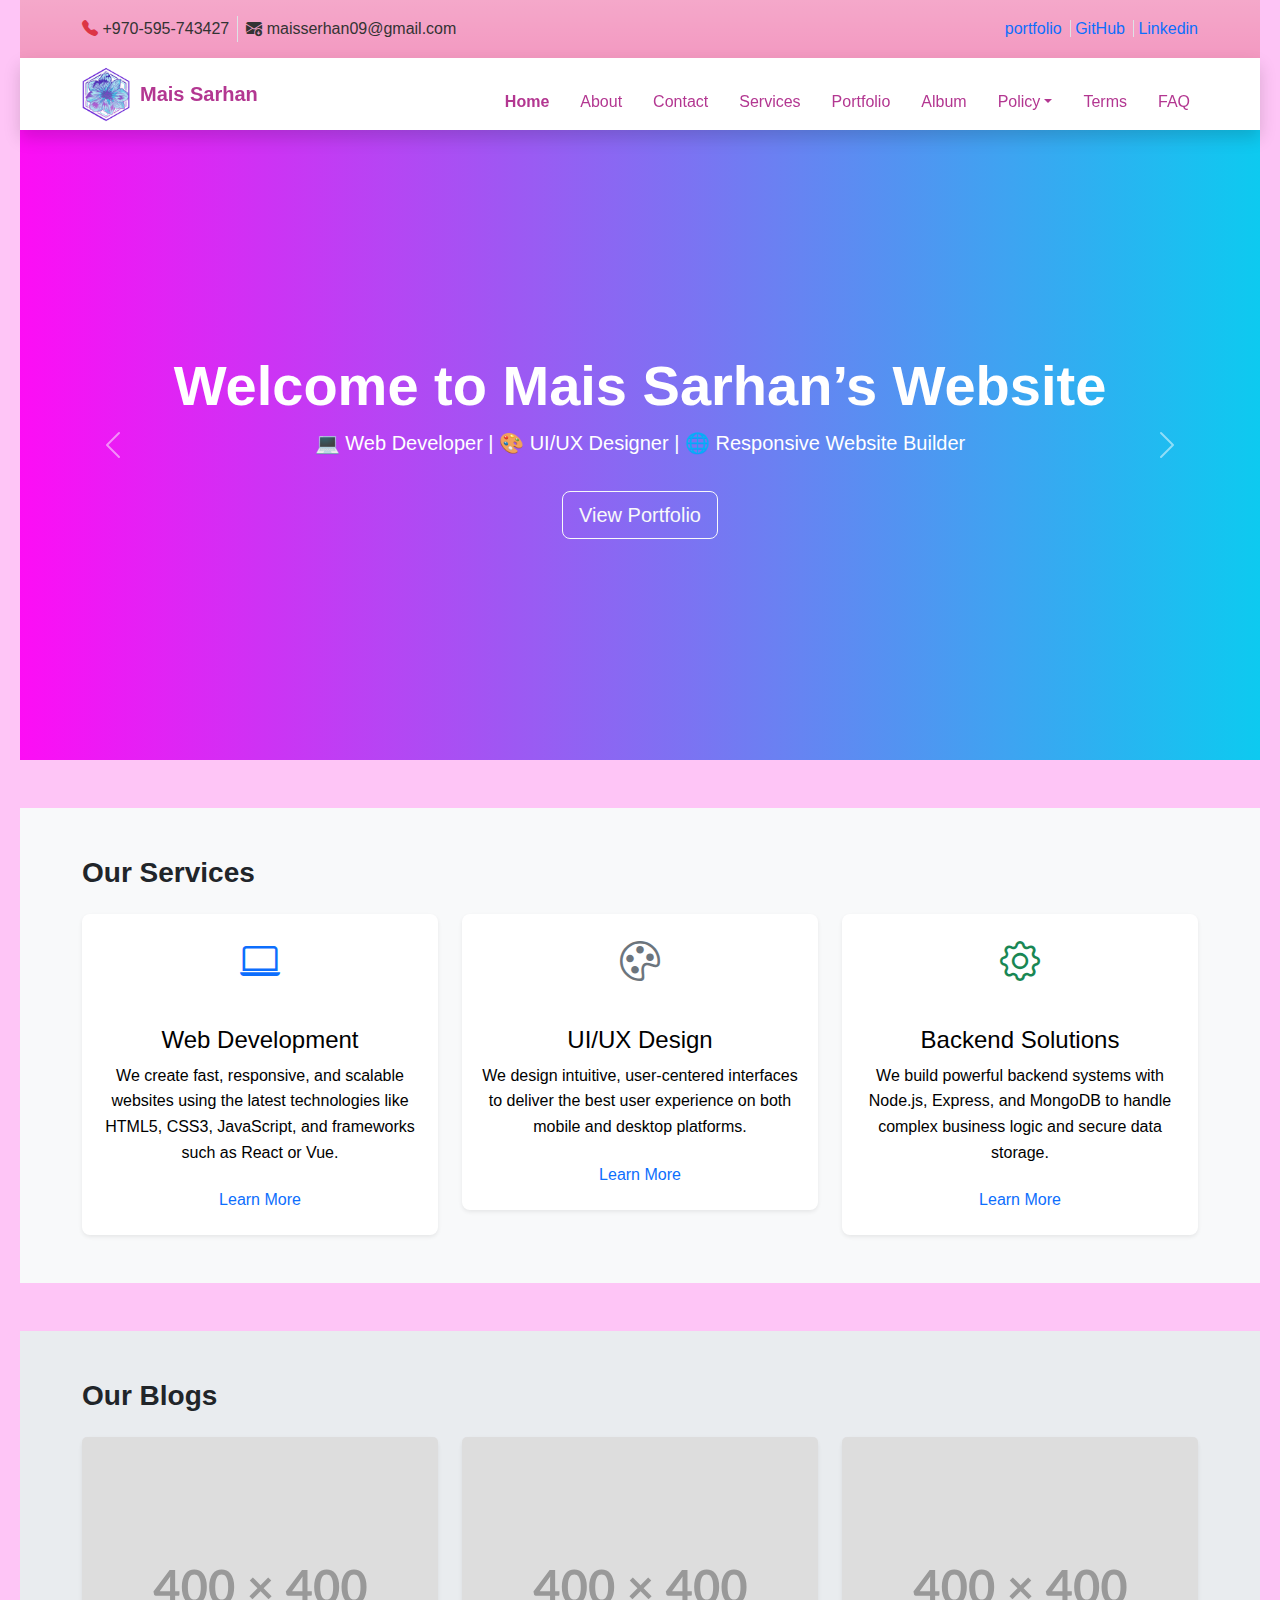
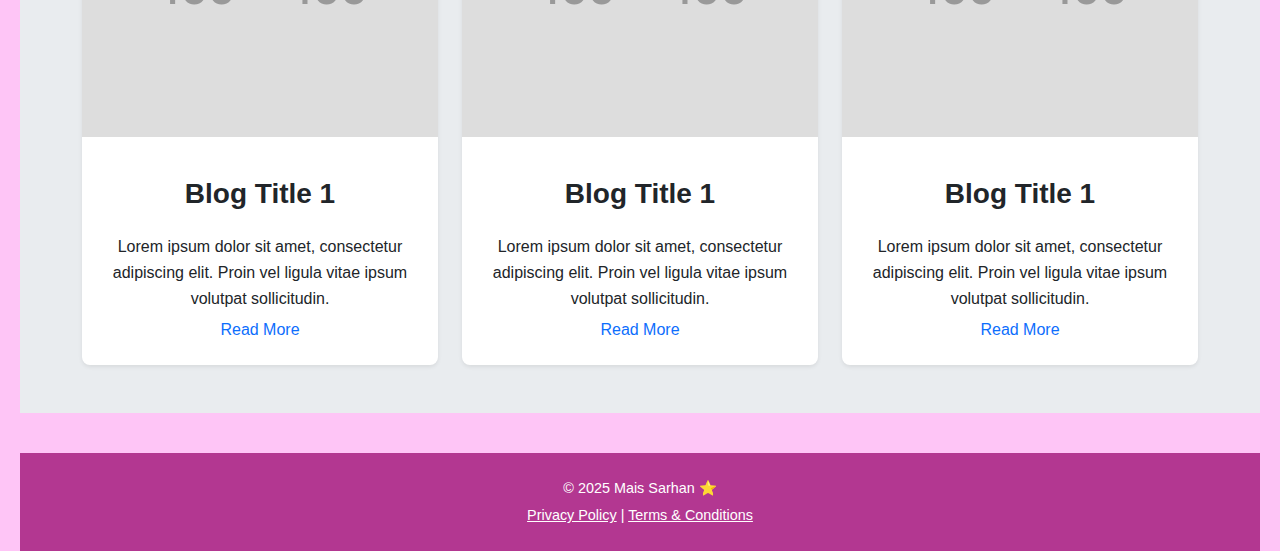
<file: index.html>
<!DOCTYPE html>
<html lang="en">
  <head>
    <meta charset="UTF-8" />
    <meta name="viewport" content="width=device-width, initial-scale=1.0" />
    <meta http-equiv="X-UA-Compatible" content="IE=edge" />
    <title>Mais Sarhan - Home</title>

    <!-- SEO Meta -->
    <meta name="description" content="Welcome to Mais Sarhan's portfolio website built with Bootstrap 5." />
    <meta name="keywords" content="Mais Sarhan, portfolio, services, contact, web developer, bootstrap website" />
    <meta name="author" content="Mais Sarhan" />

    <!-- Open Graph -->
    <meta property="og:title" content="Mais Sarhan - Web Developer" />
    <meta property="og:description" content="Explore my portfolio, services, and projects." />
    <meta property="og:type" content="website" />

    <!-- Twitter -->
    <meta name="twitter:card" content="summary_large_image" />
    <meta name="twitter:title" content="Mais Sarhan Portfolio" />
    <meta name="twitter:description" content="Explore my services and projects." />

    <!-- Favicon -->
    <link rel="icon" href="Assets/images/shorts.png" type="image/x-icon" />

    <!-- Bootstrap and Icons -->
    <link href="https://cdn.jsdelivr.net/npm/bootstrap@5.3.3/dist/css/bootstrap.min.css" rel="stylesheet" integrity="sha384-QWTKZyjpPEjISv5WaRU9OFeRpok6YctnYmDr5pNlyT2bRjXh0JMhjY6hW+ALEwIH" crossorigin="anonymous">
    <link rel="stylesheet" href="https://cdn.jsdelivr.net/npm/bootstrap-icons@1.11.3/font/bootstrap-icons.min.css">
    <link rel="stylesheet" href="Assets/css/style.css" />
  </head>
  <body>
    <!-- start top-nav section -->
    <section class="bg-danger bg-gradient py-3" style="--bs-bg-opacity: .3;"  id="top-nav">
      <div class="container">
        <div class="d-flex flex-column flex-md-row align-items-center justify-content-between w-100">
          <div class="d-flex align-items-center fw-light">
            <div class="pe-2 border-end border-end-white">
              <i class="text-danger bi bi-telephone-fill"></i>
              <span>+970-595-743427</span>
            </div>
            <div class="ms-2">
              <i class="bi bi-envelope-arrow-down-fill"></i>
              <span>maisserhan09@gmail.com</span>
            </div>
          </div>
          <div class="mt-2 mt-md-0">
            <div class="flex align-items-center">
              <a href="https://mais-sarhan.vercel.app/" class="pe-2 border-end border-end-white text-decoration-none">portfolio</a>
              <a href="https://github.com/MaisSerhan" class="pe-2 border-end border-end-white text-decoration-none">GitHub</a>
              <a href="https://www.linkedin.com/in/mais-sarhan/" class="text-decoration-none">Linkedin</a>
            </div>
          </div>
        </div>
      </div>
    </section>

    <!-- Navbar -->
    <nav class="navbar navbar-expand-lg navbar-light bg-white shadow sticky-top">
      <div class="container">
        <img src="Assets/images/shorts.png" width="50px">
        <a class="navbar-brand fw-bold" href="index.html">Mais Sarhan</a>
        <button class="navbar-toggler" type="button" data-bs-toggle="collapse" data-bs-target="#navbarNav">
          <span class="navbar-toggler-icon"></span>
        </button>
        <div class="collapse navbar-collapse text-center" id="navbarNav">
          <ul class="navbar-nav ms-auto">
            <li class="nav-item"><a class="nav-link active" href="index.html">Home</a></li>
            <li class="nav-item"><a class="nav-link" href="HTML_Page/about.html">About</a></li>
            <li class="nav-item"><a class="nav-link" href="HTML_Page/contact.html">Contact</a></li>
            <li class="nav-item"><a class="nav-link" href="HTML_Page/services.html">Services</a></li>
            <li class="nav-item"><a class="nav-link" href="HTML_Page/portfolio.html">Portfolio</a></li>
            <li class="nav-item"><a class="nav-link" href="HTML_Page/album.html">Album</a></li>
            <li class="nav-item dropdown">
              <a class="nav-link dropdown-toggle" href="#" role="button" data-bs-toggle="dropdown" aria-expanded="false">Policy</a>
              <ul class="dropdown-menu">
                <li><a class="dropdown-item" href="privacy.html">Privacy Policy</a></li>
                <li><a class="dropdown-item" href="return.html">Return Policy</a></li>
              </ul>
            </li>
            <li class="nav-item"><a class="nav-link" href="terms.html">Terms</a></li>
            <li class="nav-item"><a class="nav-link" href="HTML_Page/faq.html">FAQ</a></li>
          </ul>
        </div>
      </div>
    </nav>
    
    <div id="carouselExample" class="carousel slide">
      <div class="carousel-inner">
        <div class="carousel-item active text-white d-flex flex-column align-items-center justify-content-center" style="min-height: 70vh; background: linear-gradient(to right, #fd0df5, #0dcaf0);">
          <h1 class="display-4 fw-bold">Welcome to Mais Sarhan’s Website</h1>
          <p class="lead">💻 Web Developer | 🎨 UI/UX Designer | 🌐 Responsive Website Builder</p>
          <a href="https://mais-sarhan.vercel.app/" class="btn btn-outline-light btn-lg mt-3">View Portfolio</a>
        </div>
        <div class="carousel-item">
          <div>
            <div class="row justify-content-center">
              
              <!-- البطاقة الأولى: عني -->
              <div class="col-12 col-md-8">
                <div class="card text-center">
                  <div class="card-header bg-primary text-white"  style="background: linear-gradient(to right, #fd0df5, #0dcaf0);">
                    💼 About Me
                  </div>
                  <div class="card-body">
                    <h5 class="card-title">Mais Sarhan – Full-Stack Developer</h5>
                    <p class="card-text">
                      Passionate developer with experience in building modern web applications using 
                      <strong>JavaScript, Node.js, React, and Express</strong>. I enjoy creating user-focused, responsive, and scalable solutions.
                    </p>
                    <a href="./HTML_Page/contact.html" class="btn btn-outline-primary">Contact Me</a>
                  </div>
                  <div class="card-footer text-body-secondary">
                    Last updated: July 2025
                  </div>
                </div>
              </div>

              <!-- البطاقة الثانية: مشروع -->
              <div class="col-12 col-md-8">
                <div class="card text-center">
                  <div class="card-header bg-primary text-white"  style="background: linear-gradient(to right, #fd0df5, #0dcaf0);">
                    🚀 Featured Project
                  </div>
                  <div class="card-body">
                    <h5 class="card-title">Haven – Baby Cry Classifier App</h5>
                    <p class="card-text">
                      An AI-powered web application to help parents understand their baby's needs by classifying cry sounds. Built using <strong>Python, TensorFlow, and Flask</strong> with a modern frontend UI.
                    </p>
                    <a href="./HTML_Page/album.html" class="btn btn-outline-primary">View Project</a>
                  </div>
                  <div class="card-footer text-body-secondary">
                    Completed: June 2025
                  </div>
                </div>
              </div>

            </div>
          </div>
        </div>


      </div>
      <button class="carousel-control-prev" type="button" data-bs-target="#carouselExample" data-bs-slide="prev">
        <span class="carousel-control-prev-icon" aria-hidden="true"></span>
        <span class="visually-hidden">Previous</span>
      </button>
      <button class="carousel-control-next" type="button" data-bs-target="#carouselExample" data-bs-slide="next">
        <span class="carousel-control-next-icon" aria-hidden="true"></span>
        <span class="visually-hidden">Next</span>
      </button>
    </div>
    <!-- start hero section  -->
    <!-- end hero section  -->

    <!-- start services section  -->
    <section id="services" class="bg-light py-5 mt-5">
  <div class="container">
    <h2 class="mb-3 text-dark text-capitalize fs-3 fw-bold">Our Services</h2>
    <div class="row">

      <!-- Service 1: Web Development -->
      <div class="col-sm-12 col-md-6 col-lg-4">
        <div class="shadow-sm mt-2 mb-lg-0 border-0 rounded-3 card">
          <div class="p-3 text-center">
            <i class="bi bi-laptop fs-1 text-primary"></i>
          </div>
          <div class="text-center card-body">
            <h4 class="text-black card-title">Web Development</h4>
            <p class="text-black card-text">We create fast, responsive, and scalable websites using the latest technologies like HTML5, CSS3, JavaScript, and frameworks such as React or Vue.</p>
            <a href="#" class="text-decoration-none btn btn-link">Learn More</a>
          </div>
        </div>
      </div>

      <!-- Service 2: UI/UX Design -->
      <div class="col-sm-12 col-md-6 col-lg-4">
        <div class="shadow-sm mt-2 mb-lg-0 border-0 rounded-3 card">
          <div class="p-3 text-center">
            <i class="bi bi-palette fs-1 text-secondary"></i>
          </div>
          <div class="text-center card-body">
            <h4 class="text-black card-title">UI/UX Design</h4>
            <p class="text-black card-text">We design intuitive, user-centered interfaces to deliver the best user experience on both mobile and desktop platforms.</p>
            <a href="#" class="text-decoration-none btn btn-link">Learn More</a>
          </div>
        </div>
      </div>

      <!-- Service 3: Backend Solutions -->
      <div class="col-sm-12 col-md-6 col-lg-4">
        <div class="shadow-sm mt-2 mb-lg-0 border-0 rounded-3 card">
          <div class="p-3 text-center">
            <i class="bi bi-gear fs-1 text-success"></i>
          </div>
          <div class="text-center card-body">
            <h4 class="text-black card-title">Backend Solutions</h4>
            <p class="text-black card-text">We build powerful backend systems with Node.js, Express, and MongoDB to handle complex business logic and secure data storage.</p>
            <a href="#" class="text-decoration-none btn btn-link">Learn More</a>
          </div>
        </div>
      </div>

    </div>
  </div>
</section>

    <!-- end services section  -->

    <!-- start section blogs  -->
    <section id="blogs" class="bg-body-secondary py-5 mt-5">
      <div class="container">
        <h2 class="mb-3 text-dark text-capitalize fs-3 fw-bold">Our blogs</h2>
        <div class="row">
          <div class="col-sm-12 col-md-6 col-lg-4">
            <div class="shadow-sm mt-2 mb-lg-0 border-0 rounded-3 card">
              <img src="./Assets/images/400.svg" class="card-img-top object-fit-cover" alt="card1" style="height: 300px" />
              <div class="mt-4 text-center card-body">
                <h5 class="mb-4 card-title fw-bold fs-3">Blog Title 1</h5>
                <p class="mb-0 card-text">Lorem ipsum dolor sit amet, consectetur adipiscing elit. Proin vel ligula vitae ipsum volutpat sollicitudin.</p>
                <a href="#" class="text-decoration-none btn btn-link">Read More</a>
              </div>
            </div>
          </div>
          <div class="col-sm-12 col-md-6 col-lg-4">
            <div class="shadow-sm mt-2 mb-lg-0 border-0 rounded-3 card">
              <img src="./Assets/images/400.svg" class="card-img-top object-fit-cover" alt="card1" style="height: 300px" />
              <div class="mt-4 text-center card-body">
                <h5 class="mb-4 card-title fw-bold fs-3">Blog Title 1</h5>
                <p class="mb-0 card-text">Lorem ipsum dolor sit amet, consectetur adipiscing elit. Proin vel ligula vitae ipsum volutpat sollicitudin.</p>
                <a href="#" class="text-decoration-none btn btn-link">Read More</a>
              </div>
            </div>
          </div>
          <div class="col-sm-12 col-md-6 col-lg-4">
            <div class="shadow-sm mt-2 mb-lg-0 border-0 rounded-3 card">
              <img src="./Assets/images/400.svg" class="card-img-top object-fit-cover" alt="card1" style="height: 300px" />
              <div class="mt-4 text-center card-body">
                <h5 class="mb-4 card-title fw-bold fs-3">Blog Title 1</h5>
                <p class="mb-0 card-text">Lorem ipsum dolor sit amet, consectetur adipiscing elit. Proin vel ligula vitae ipsum volutpat sollicitudin.</p>
                <a href="#" class="text-decoration-none btn btn-link">Read More</a>
              </div>
            </div>
          </div>
        </div>
      </div>
    </section>
    <!-- end section blogs  -->

    <!-- Footer -->
    <footer class="text-white py-4 text-center">
      <div class="container">
        <p class="mb-1">&copy; 2025 Mais Sarhan ⭐️</p>
        <p class="mb-0">
          <a href="HTML_Page/privacy.html" class="text-white text-decoration-underline">Privacy Policy</a> |
          <a href="HTML_Page/terms.html" class="text-white text-decoration-underline">Terms & Conditions</a>
        </p>
      </div>
    </footer>

    <!-- Bootstrap JS -->
    <script src="https://cdn.jsdelivr.net/npm/bootstrap@5.3.3/dist/js/bootstrap.bundle.min.js"></script>
  </body>
</html>
</file>
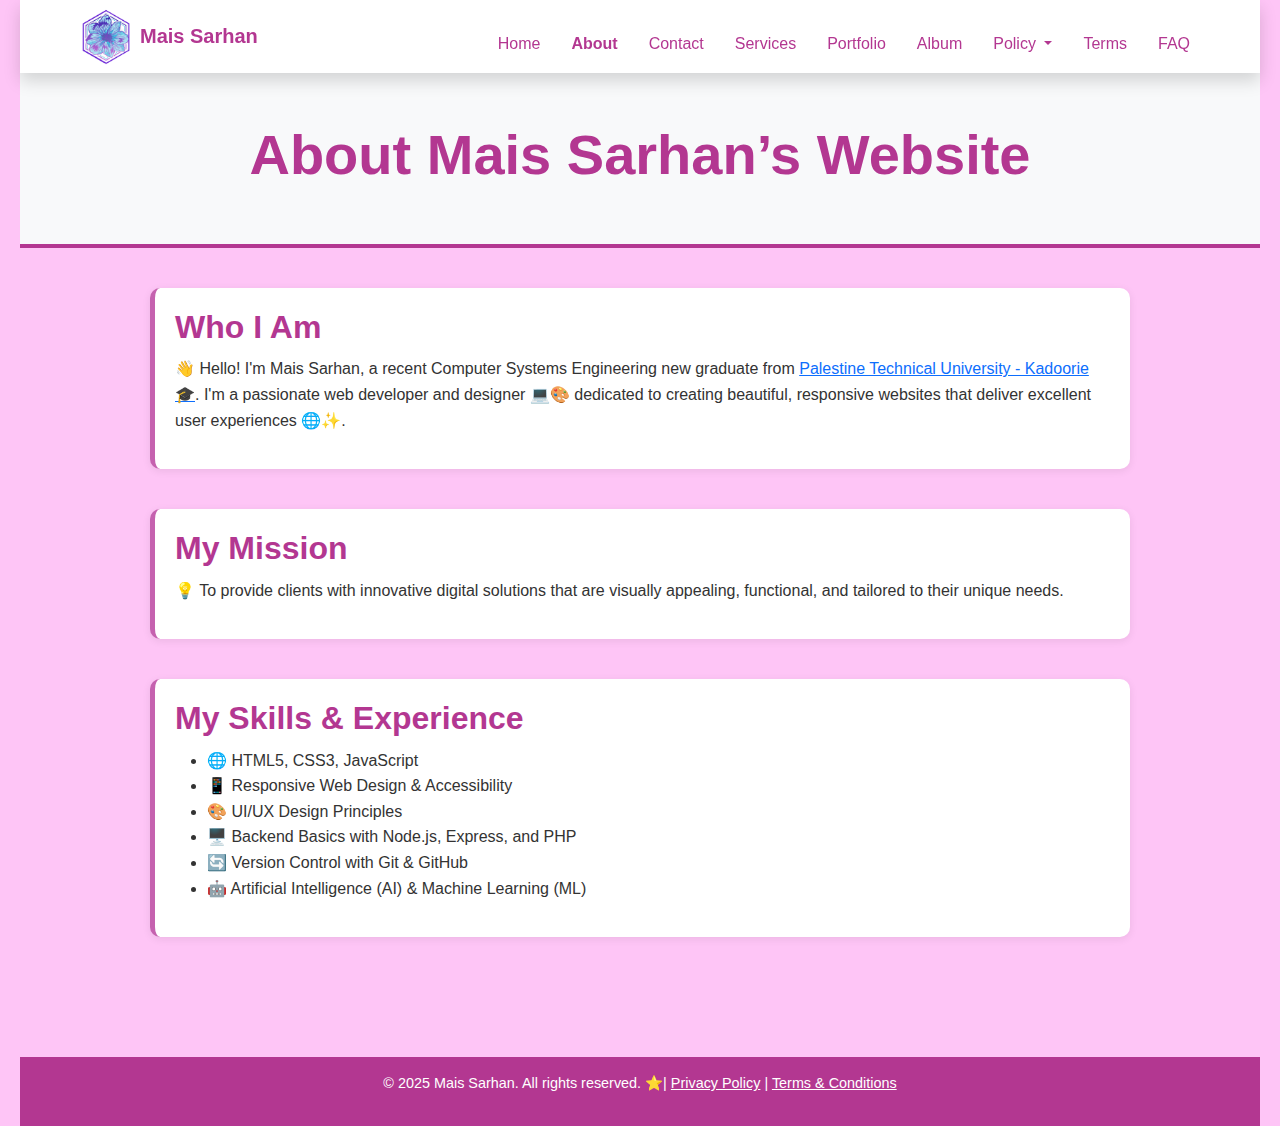
<file: HTML_Page/about.html>
<!DOCTYPE html>
<html lang="en">
<head>
    <meta charset="UTF-8" />
    <meta http-equiv="X-UA-Compatible" content="IE=edge" />
    <meta name="viewport" content="width=device-width, initial-scale=1.0" />
    
    <title>Mais Sarhan - About</title>
    
    <!-- SEO Meta -->
    <meta name="description" content="Learn more about Mais Sarhan, a professional web developer and designer." />
    <meta name="keywords" content="Mais Sarhan, about, web developer, designer, portfolio" />
    <meta name="author" content="Mais Sarhan" />
    
    <!-- Open Graph / Facebook -->
    <meta property="og:title" content="Mais Sarhan - About" />
    <meta property="og:description" content="Learn more about Mais Sarhan, a professional web developer and designer." />
    <meta property="og:type" content="website" />
    
    <!-- Twitter Card -->
    <meta name="twitter:card" content="summary_large_image" />
    <meta name="twitter:title" content="Mais Sarhan - About" />
    <meta name="twitter:description" content="Learn more about Mais Sarhan, a professional web developer and designer." />
    
    <!-- Favicon -->
    <link rel="icon" href="../Assets/images/shorts.png" type="image/x-icon" />
        <!-- Bootstrap 5 CDN -->
    <link href="https://cdn.jsdelivr.net/npm/bootstrap@5.3.3/dist/css/bootstrap.min.css" rel="stylesheet" integrity="sha384-QWTKZyjpPEjISv5WaRU9OFeRpok6YctnYmDr5pNlyT2bRjXh0JMhjY6hW+ALEwIH" crossorigin="anonymous">
    <link rel="stylesheet" href="https://cdn.jsdelivr.net/npm/bootstrap-icons@1.11.3/font/bootstrap-icons.min.css">

    <!-- Bootstrap Icons -->
    <link href="https://cdn.jsdelivr.net/npm/bootstrap-icons@1.10.5/font/bootstrap-icons.css" rel="stylesheet" />

    <!-- Bootstrap JavaScripts -->
    <script src="https://cdn.jsdelivr.net/npm/bootstrap@5.3.3/dist/js/bootstrap.bundle.min.js" integrity="sha384-YvpcrYf0tY3lHB60NNkmXc5s9fDVZLESaAA55NDzOxhy9GkcIdslK1eJ5rs+Kq/DF/oB4" crossorigin="anonymous"></script>
    <!-- Bootstrap JS -->
    <script src="https://cdn.jsdelivr.net/npm/bootstrap@5.3.3/dist/js/bootstrap.bundle.min.js"></script>  
    <link rel="stylesheet" href="../Assets/css/style.css" />
</head>
<body>
  <!-- Navbar -->
  <nav class="navbar navbar-expand-lg navbar-light bg-white shadow sticky-top">
    <div class="container">
      <img src="../Assets/images/shorts.png" width="50px">
      <a class="navbar-brand fw-bold" href="index.html">Mais Sarhan</a>
      <button class="navbar-toggler" type="button" data-bs-toggle="collapse" data-bs-target="#navbarNav">
        <span class="navbar-toggler-icon"></span>
      </button>
      <div class="collapse navbar-collapse text-center" id="navbarNav">
        <ul class="navbar-nav ms-auto">
          <li class="nav-item"><a class="nav-link" href="../index.html">Home</a></li>
          <li class="nav-item"><a class="nav-link active" href="about.html">About</a></li>
          <li class="nav-item"><a class="nav-link" href="contact.html">Contact</a></li>
          <li class="nav-item"><a class="nav-link" href="services.html">Services</a></li>
          <li class="nav-item"><a class="nav-link" href="portfolio.html">Portfolio</a></li>
          <li class="nav-item"><a class="nav-link" href="album.html">Album</a></li>
           <li class="nav-item dropdown">
          <a class="nav-link dropdown-toggle" href="#" role="button" data-bs-toggle="dropdown" aria-expanded="false">
            Policy
          </a>
          <ul class="dropdown-menu">
            <li><a class="dropdown-item" href="privacy.html">Privacy Policy</a></li>
            <li><a class="dropdown-item" href="return.html">Return Policy</a></li>
          </ul>
          </li>
          <li class="nav-item"><a class="nav-link" href="terms.html" class="active">Terms</a></li>
          <li class="nav-item"><a class="nav-link" href="faq.html">FAQ</a></li>
        </ul>
      </div>
    </div>
  </nav>
    <!-- Hero Section -->
  <header class="bg-light py-5 text-center">
    <div class="container">
      <h1 class="display-4 fw-bold">About Mais Sarhan’s Website</h1>
    </div>
  </header>

    <main>
        <section>
            <h2>Who I Am</h2>
            <p>👋 Hello! I'm Mais Sarhan, a recent Computer Systems Engineering new graduate from <a href="https://ptuk.edu.ps/ar/">Palestine Technical University - Kadoorie 🎓</a>.
                I'm a passionate web developer and designer 💻🎨 dedicated to creating beautiful, responsive websites that deliver excellent user experiences 🌐✨.</p>
        </section>

        <section>
            <h2>My Mission</h2>
            <p>💡 To provide clients with innovative digital solutions that are visually appealing, functional, and tailored to their unique needs.</p>
        </section>

        <section>
            <h2>My Skills & Experience</h2>
            <ul>
                <li>🌐 HTML5, CSS3, JavaScript</li>
                <li>📱 Responsive Web Design & Accessibility</li>
                <li>🎨 UI/UX Design Principles</li>
                <li>🖥️ Backend Basics with Node.js, Express, and PHP</li>
                <li>🔄 Version Control with Git & GitHub</li>
                <li>🤖 Artificial Intelligence (AI) & Machine Learning (ML)</li>
            </ul>
        </section>
    </main>

    <footer>
        <p>&copy; 2025 Mais Sarhan. All rights reserved. ⭐️| 
           <a href="privacy.html">Privacy Policy</a> | 
           <a href="terms.html">Terms & Conditions</a>
        </p>
    </footer>

    <script>
    function toggleMenu() {
        document.getElementById("main-nav").classList.toggle("active");
    }
    </script>

</body>
</html>
</file>
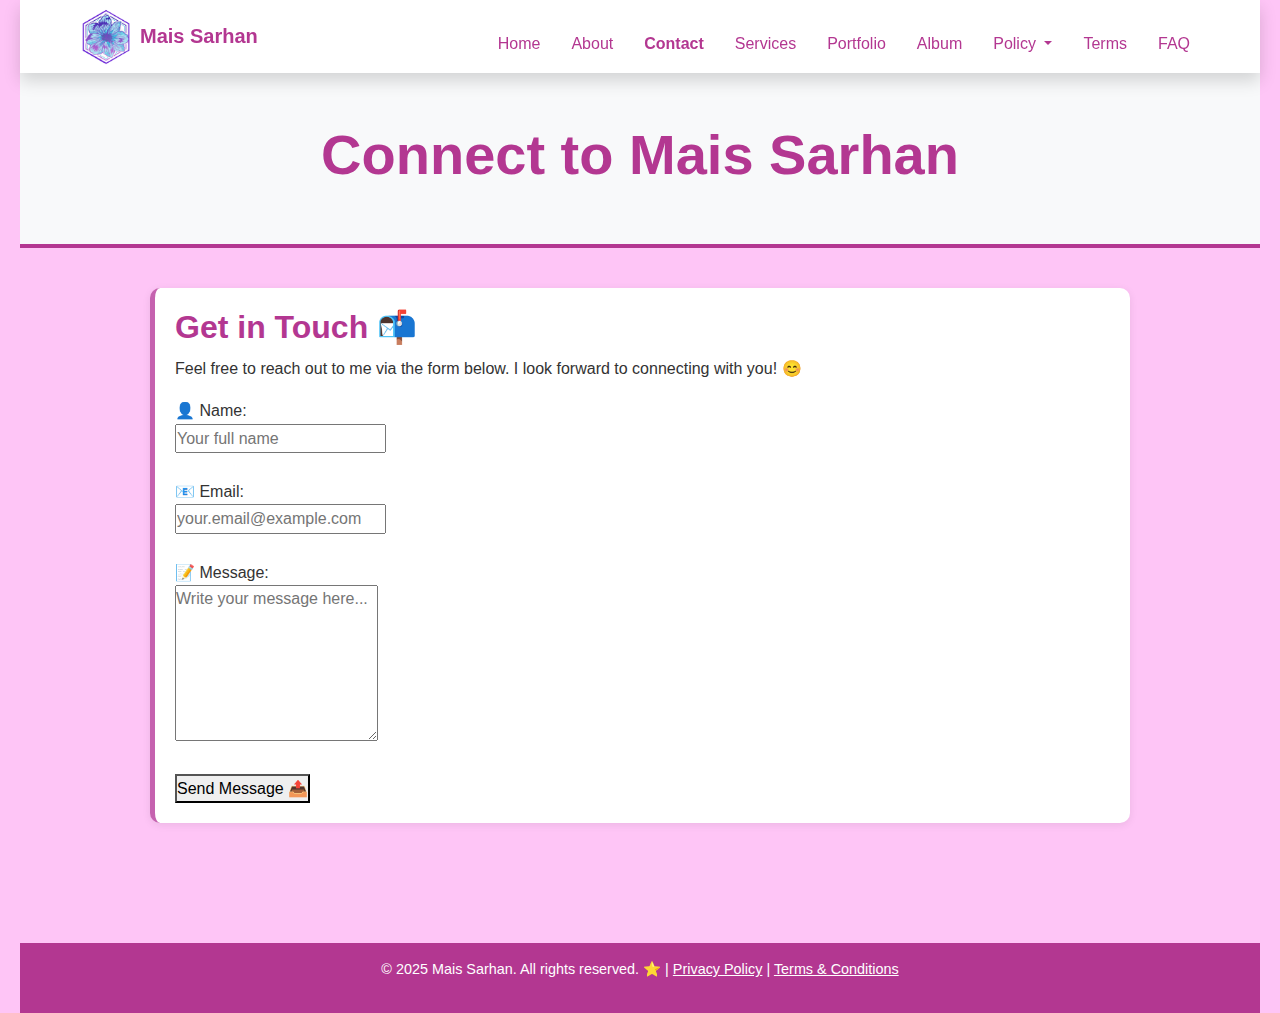
<file: HTML_Page/contact.html>
<!DOCTYPE html>
<html lang="en">
<head>
    <meta charset="UTF-8" />
    <meta http-equiv="X-UA-Compatible" content="IE=edge" />
    <meta name="viewport" content="width=device-width, initial-scale=1.0" />
    
    <title>Mais Sarhan - Contact</title>
    
    <!-- SEO Meta -->
    <meta name="description" content="Get in touch with Mais Sarhan, professional web developer and designer." />
    <meta name="keywords" content="Mais Sarhan, contact, web developer, designer, portfolio" />
    <meta name="author" content="Mais Sarhan" />
    
    <!-- Open Graph / Facebook -->
    <meta property="og:title" content="Mais Sarhan - Contact" />
    <meta property="og:description" content="Get in touch with Mais Sarhan, professional web developer and designer." />
    <meta property="og:type" content="website" />
    
    <!-- Twitter Card -->
    <meta name="twitter:card" content="summary_large_image" />
    <meta name="twitter:title" content="Mais Sarhan - Contact" />
    <meta name="twitter:description" content="Get in touch with Mais Sarhan, professional web developer and designer." />
    <!-- Bootstrap 5 CDN -->
    <link href="https://cdn.jsdelivr.net/npm/bootstrap@5.3.3/dist/css/bootstrap.min.css" rel="stylesheet" integrity="sha384-QWTKZyjpPEjISv5WaRU9OFeRpok6YctnYmDr5pNlyT2bRjXh0JMhjY6hW+ALEwIH" crossorigin="anonymous">
    <link rel="stylesheet" href="https://cdn.jsdelivr.net/npm/bootstrap-icons@1.11.3/font/bootstrap-icons.min.css">

    <!-- Bootstrap Icons -->
    <link href="https://cdn.jsdelivr.net/npm/bootstrap-icons@1.10.5/font/bootstrap-icons.css" rel="stylesheet" />

    <!-- Bootstrap JavaScripts -->
    <script src="https://cdn.jsdelivr.net/npm/bootstrap@5.3.3/dist/js/bootstrap.bundle.min.js" integrity="sha384-YvpcrYf0tY3lHB60NNkmXc5s9fDVZLESaAA55NDzOxhy9GkcIdslK1eJ5rs+Kq/DF/oB4" crossorigin="anonymous"></script>

    <!-- Favicon -->
    <link rel="icon" href="../Assets/images/shorts.png" type="image/x-icon" />
    
    <link rel="stylesheet" href="../Assets/css/style.css" />
</head>
<body>
<!-- Navbar -->
  <nav class="navbar navbar-expand-lg navbar-light bg-white shadow sticky-top">
    <div class="container">
      <img src="../Assets/images/shorts.png" width="50px">
      <a class="navbar-brand fw-bold" href="index.html">Mais Sarhan</a>
      <button class="navbar-toggler" type="button" data-bs-toggle="collapse" data-bs-target="#navbarNav">
        <span class="navbar-toggler-icon"></span>
      </button>
      <div class="collapse navbar-collapse text-center" id="navbarNav">
        <ul class="navbar-nav ms-auto">
          <li class="nav-item"><a class="nav-link" href="../index.html">Home</a></li>
          <li class="nav-item"><a class="nav-link" href="about.html">About</a></li>
          <li class="nav-item"><a class="nav-link active" href="contact.html">Contact</a></li>
          <li class="nav-item"><a class="nav-link" href="services.html">Services</a></li>
          <li class="nav-item"><a class="nav-link" href="portfolio.html">Portfolio</a></li>
          <li class="nav-item"><a class="nav-link" href="album.html">Album</a></li>
           <li class="nav-item dropdown">
          <a class="nav-link dropdown-toggle" href="#" role="button" data-bs-toggle="dropdown" aria-expanded="false">
            Policy
          </a>
          <ul class="dropdown-menu">
            <li><a class="dropdown-item" href="privacy.html">Privacy Policy</a></li>
            <li><a class="dropdown-item" href="return.html">Return Policy</a></li>
          </ul>
          </li>
          <li class="nav-item"><a class="nav-link" href="terms.html" class="active">Terms</a></li>
          <li class="nav-item"><a class="nav-link" href="faq.html">FAQ</a></li>
        </ul>
      </div>
    </div>
  </nav>
<!-- Hero Section -->
  <header class="bg-light py-5 text-center">
    <div class="container">
      <h1 class="display-4 fw-bold">Connect to Mais Sarhan</h1>
    </div>
  </header>
    <main>
        <section>
            <h2>Get in Touch 📬</h2>
            <p>Feel free to reach out to me via the form below. I look forward to connecting with you! 😊</p>
            <form action="#" method="post" id="contact-form">
                <label for="name">👤 Name:</label><br/>
                <input type="text" id="name" name="name" required placeholder="Your full name" /><br/><br/>
                
                <label for="email">📧 Email:</label><br/>
                <input type="email" id="email" name="email" required placeholder="your.email@example.com" /><br/><br/>
                
                <label for="message">📝 Message:</label><br/>
                <textarea id="message" name="message" rows="6" required placeholder="Write your message here..."></textarea><br/><br/>
                
                <button type="submit">Send Message 📤</button>
            </form>
        </section>
    </main>

    <footer>
        <p>&copy; 2025 Mais Sarhan. All rights reserved. ⭐️ | 
           <a href="privacy.html">Privacy Policy</a> | 
           <a href="terms.html">Terms & Conditions</a>
        </p>
    </footer>

    <script>
    function toggleMenu() {
        document.getElementById("main-nav").classList.toggle("active");
    }
    </script>
<!-- Bootstrap JS -->
    <script src="https://cdn.jsdelivr.net/npm/bootstrap@5.3.3/dist/js/bootstrap.bundle.min.js"></script>
</body>
</html>
</file>
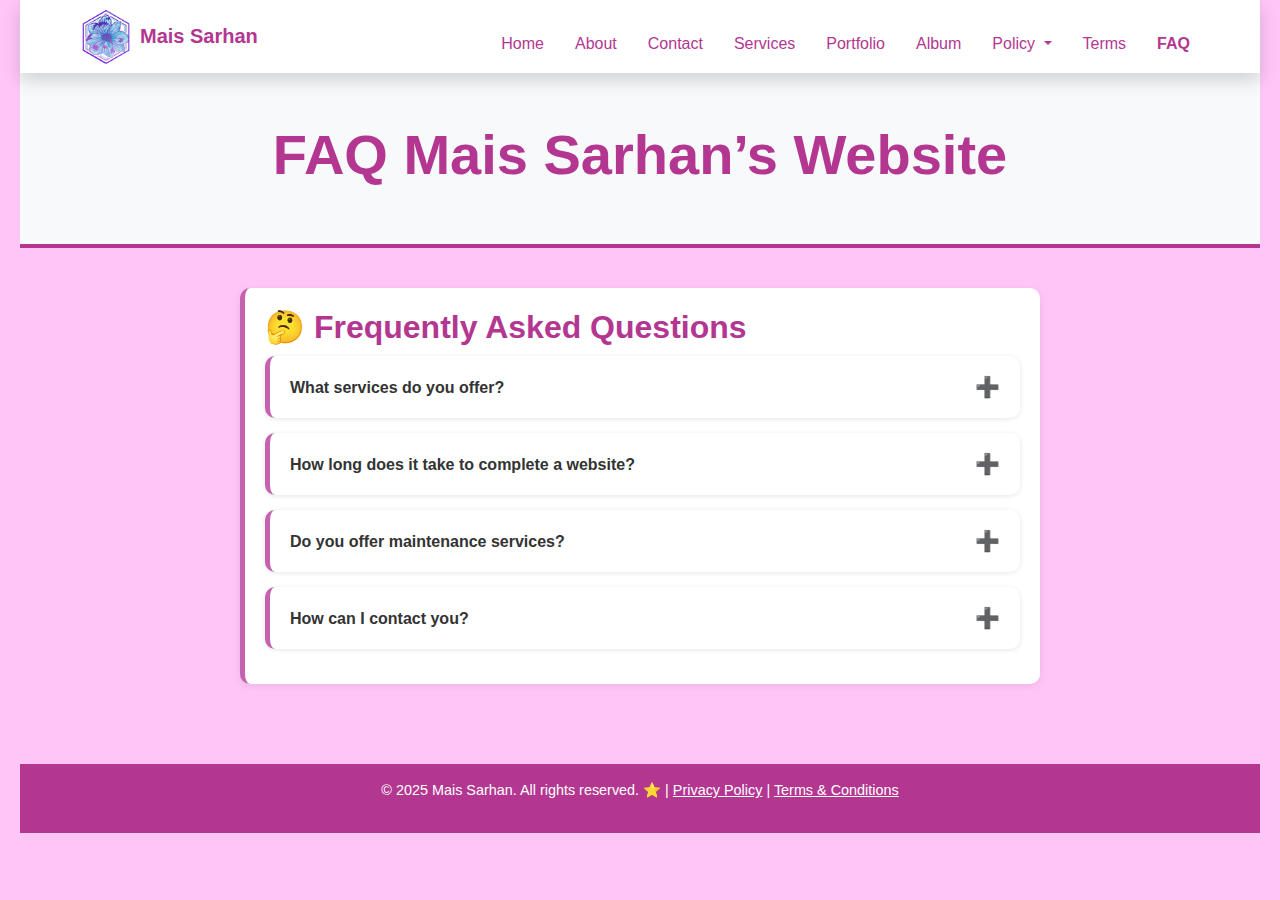
<file: HTML_Page/faq.html>
<!DOCTYPE html>
<html lang="en">
<head>
    <meta charset="UTF-8" />
    <meta http-equiv="X-UA-Compatible" content="IE=edge" />
    <meta name="viewport" content="width=device-width, initial-scale=1.0" />
    
    <title>Mais Sarhan - FAQ</title>
    
    <!-- SEO Meta -->
    <meta name="description" content="Frequently asked questions about Mais Sarhan's services and work process." />
    <meta name="keywords" content="FAQ, questions, web development, services, portfolio, Mais Sarhan" />
    <meta name="author" content="Mais Sarhan" />

    <!-- Open Graph -->
    <meta property="og:title" content="Mais Sarhan - FAQ" />
    <meta property="og:description" content="Common questions and answers about Mais Sarhan’s services." />
    <meta property="og:type" content="website" />

    <!-- Twitter -->
    <meta name="twitter:card" content="summary_large_image" />
    <meta name="twitter:title" content="Mais Sarhan - FAQ" />
    <meta name="twitter:description" content="Common questions and answers about Mais Sarhan’s services." />
    <!-- Bootstrap 5 CDN -->
    <link href="https://cdn.jsdelivr.net/npm/bootstrap@5.3.3/dist/css/bootstrap.min.css" rel="stylesheet" integrity="sha384-QWTKZyjpPEjISv5WaRU9OFeRpok6YctnYmDr5pNlyT2bRjXh0JMhjY6hW+ALEwIH" crossorigin="anonymous">
    <link rel="stylesheet" href="https://cdn.jsdelivr.net/npm/bootstrap-icons@1.11.3/font/bootstrap-icons.min.css">

    <!-- Bootstrap Icons -->
    <link href="https://cdn.jsdelivr.net/npm/bootstrap-icons@1.10.5/font/bootstrap-icons.css" rel="stylesheet" />

    <!-- Bootstrap JavaScripts -->
    <script src="https://cdn.jsdelivr.net/npm/bootstrap@5.3.3/dist/js/bootstrap.bundle.min.js" integrity="sha384-YvpcrYf0tY3lHB60NNkmXc5s9fDVZLESaAA55NDzOxhy9GkcIdslK1eJ5rs+Kq/DF/oB4" crossorigin="anonymous"></script>

    <!-- Favicon -->
    <link rel="icon" href="../Assets/images/shorts.png" type="image/x-icon" />
    
    <link rel="stylesheet" href="../Assets/css/faq.css" />
</head>
<body>

<!-- Navbar -->
  <nav class="navbar navbar-expand-lg navbar-light bg-white shadow sticky-top">
    <div class="container">
      <img src="../Assets/images/shorts.png" width="50px">
      <a class="navbar-brand fw-bold" href="index.html">Mais Sarhan</a>
      <button class="navbar-toggler" type="button" data-bs-toggle="collapse" data-bs-target="#navbarNav">
        <span class="navbar-toggler-icon"></span>
      </button>
      <div class="collapse navbar-collapse text-center" id="navbarNav">
        <ul class="navbar-nav ms-auto">
          <li class="nav-item"><a class="nav-link" href="../index.html">Home</a></li>
          <li class="nav-item"><a class="nav-link" href="about.html">About</a></li>
          <li class="nav-item"><a class="nav-link" href="contact.html">Contact</a></li>
          <li class="nav-item"><a class="nav-link" href="services.html">Services</a></li>
          <li class="nav-item"><a class="nav-link" href="portfolio.html">Portfolio</a></li>
          <li class="nav-item"><a class="nav-link" href="album.html">Album</a></li>
           <li class="nav-item dropdown">
          <a class="nav-link dropdown-toggle" href="#" role="button" data-bs-toggle="dropdown" aria-expanded="false">
            Policy
          </a>
          <ul class="dropdown-menu">
            <li><a class="dropdown-item" href="privacy.html">Privacy Policy</a></li>
            <li><a class="dropdown-item" href="return.html">Return Policy</a></li>
          </ul>
          </li>
          <li class="nav-item"><a class="nav-link" href="terms.html" class="active">Terms</a></li>
          <li class="nav-item"><a class="nav-link active" href="faq.html">FAQ</a></li>
        </ul>
      </div>
    </div>
  </nav>
<!-- Hero Section -->
  <header class="bg-light py-5 text-center">
    <div class="container">
      <h1 class="display-4 fw-bold">FAQ Mais Sarhan’s Website</h1>
    </div>
  </header>
    <main>
        <section class="faq-container">
            <h2>🤔 Frequently Asked Questions</h2>

            <div class="faq-card">
                <div class="faq-question" onclick="toggleFAQ(this)">
                    <span>What services do you offer?</span>
                    <span class="faq-toggle-icon">➕</span>
                </div>
                <div class="faq-answer">
                    <p>I offer web development, responsive design, backend support with Node.js and PHP, and more.</p>
                </div>
            </div>

            <div class="faq-card">
                <div class="faq-question" onclick="toggleFAQ(this)">
                    <span>How long does it take to complete a website?</span>
                    <span class="faq-toggle-icon">➕</span>
                </div>
                <div class="faq-answer">
                    <p>Usually between 1 to 3 weeks depending on the size and complexity of the project.</p>
                </div>
            </div>

            <div class="faq-card">
                <div class="faq-question" onclick="toggleFAQ(this)">
                    <span>Do you offer maintenance services?</span>
                    <span class="faq-toggle-icon">➕</span>
                </div>
                <div class="faq-answer">
                    <p>Yes, I offer ongoing updates and bug fixes for existing projects as needed.</p>
                </div>
            </div>

            <div class="faq-card">
                <div class="faq-question" onclick="toggleFAQ(this)">
                    <span>How can I contact you?</span>
                    <span class="faq-toggle-icon">➕</span>
                </div>
                <div class="faq-answer">
                    <p>You can reach me on the <a href="contact.html">Contact</a> page or email: <a href="mailto:maisserhan09@gmail.com">maisserhan09@gmail.com</a></p>
                </div>
            </div>
        </section>
    </main>


    <footer>
        <p>&copy; 2025 Mais Sarhan. All rights reserved. ⭐️ | 
           <a href="privacy.html">Privacy Policy</a> | 
           <a href="terms.html">Terms & Conditions</a>
        </p>
    </footer>

    <script>
    function toggleFAQ(el) {
        const card = el.parentElement;
        const allCards = document.querySelectorAll('.faq-card');
        allCards.forEach(c => {
            if (c !== card) {
                c.classList.remove('active');
                c.querySelector('.faq-toggle-icon').textContent = '➕';
            }
        });

        card.classList.toggle('active');
        const icon = card.querySelector('.faq-toggle-icon');
        icon.textContent = card.classList.contains('active') ? '➖' : '➕';
    }
    </script>
    <!-- Bootstrap JS -->
    <script src="https://cdn.jsdelivr.net/npm/bootstrap@5.3.3/dist/js/bootstrap.bundle.min.js"></script>
</body>
</html>
</file>
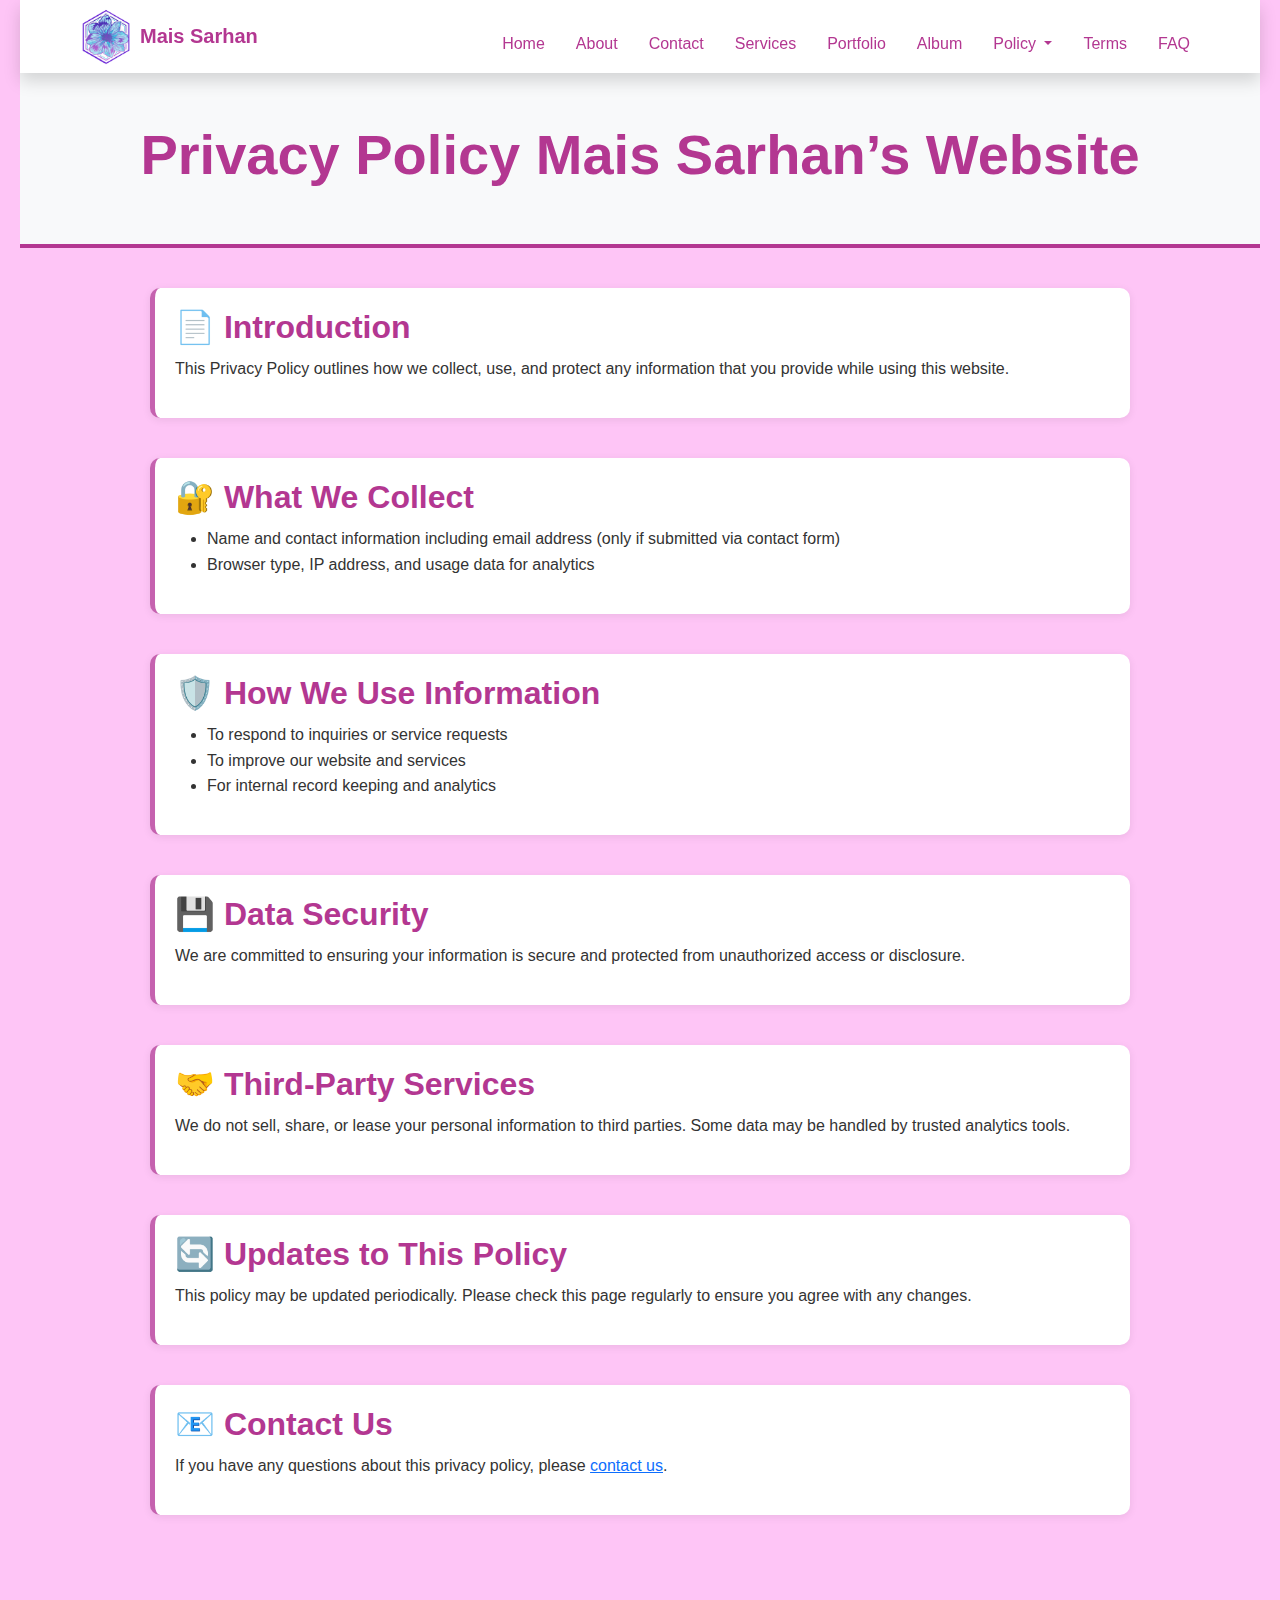
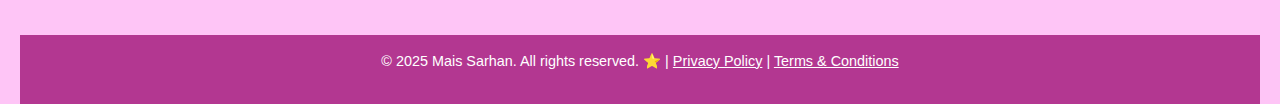
<file: HTML_Page/privacy.html>
<!DOCTYPE html>
<html lang="en">
<head>
    <meta charset="UTF-8" />
    <meta http-equiv="X-UA-Compatible" content="IE=edge" />
    <meta name="viewport" content="width=device-width, initial-scale=1.0" />
    
    <title>Mais Sarhan - Privacy Policy</title>
    
    <!-- SEO Meta -->
    <meta name="description" content="Read Mais Sarhan's privacy policy regarding personal data and site usage." />
    <meta name="keywords" content="Privacy Policy, Mais Sarhan, data, personal information, website" />
    <meta name="author" content="Mais Sarhan" />

    <!-- Open Graph -->
    <meta property="og:title" content="Mais Sarhan - Privacy Policy" />
    <meta property="og:description" content="Read Mais Sarhan's privacy policy regarding personal data and site usage." />
    <meta property="og:type" content="website" />

    <!-- Twitter -->
    <meta name="twitter:card" content="summary_large_image" />
    <meta name="twitter:title" content="Mais Sarhan - Privacy Policy" />
    <meta name="twitter:description" content="Read Mais Sarhan's privacy policy regarding personal data and site usage." />
    <!-- Bootstrap 5 CDN -->
    <link href="https://cdn.jsdelivr.net/npm/bootstrap@5.3.3/dist/css/bootstrap.min.css" rel="stylesheet" integrity="sha384-QWTKZyjpPEjISv5WaRU9OFeRpok6YctnYmDr5pNlyT2bRjXh0JMhjY6hW+ALEwIH" crossorigin="anonymous">
    <link rel="stylesheet" href="https://cdn.jsdelivr.net/npm/bootstrap-icons@1.11.3/font/bootstrap-icons.min.css">

    <!-- Bootstrap Icons -->
    <link href="https://cdn.jsdelivr.net/npm/bootstrap-icons@1.10.5/font/bootstrap-icons.css" rel="stylesheet" />

    <!-- Bootstrap JavaScripts -->
    <script src="https://cdn.jsdelivr.net/npm/bootstrap@5.3.3/dist/js/bootstrap.bundle.min.js" integrity="sha384-YvpcrYf0tY3lHB60NNkmXc5s9fDVZLESaAA55NDzOxhy9GkcIdslK1eJ5rs+Kq/DF/oB4" crossorigin="anonymous"></script>

    <!-- Favicon -->
    <link rel="icon" href="../Assets/images/shorts.png" type="image/x-icon" />
    
    <link rel="stylesheet" href="../Assets/css/style.css" />
</head>
<body>

<!-- Navbar -->
  <nav class="navbar navbar-expand-lg navbar-light bg-white shadow sticky-top">
    <div class="container">
      <img src="../Assets/images/shorts.png" width="50px">
      <a class="navbar-brand fw-bold" href="index.html">Mais Sarhan</a>
      <button class="navbar-toggler" type="button" data-bs-toggle="collapse" data-bs-target="#navbarNav">
        <span class="navbar-toggler-icon"></span>
      </button>
      <div class="collapse navbar-collapse text-center" id="navbarNav">
        <ul class="navbar-nav ms-auto">
          <li class="nav-item"><a class="nav-link" href="../index.html">Home</a></li>
          <li class="nav-item"><a class="nav-link" href="about.html">About</a></li>
          <li class="nav-item"><a class="nav-link" href="contact.html">Contact</a></li>
          <li class="nav-item"><a class="nav-link" href="services.html">Services</a></li>
          <li class="nav-item"><a class="nav-link" href="portfolio.html">Portfolio</a></li>
          <li class="nav-item"><a class="nav-link" href="album.html">Album</a></li>
           <li class="nav-item dropdown">
          <a class="nav-link dropdown-toggle" href="#" role="button" data-bs-toggle="dropdown" aria-expanded="false">
            Policy
          </a>
          <ul class="dropdown-menu">
            <li><a class="dropdown-item active" href="privacy.html">Privacy Policy</a></li>
            <li><a class="dropdown-item" href="return.html">Return Policy</a></li>
          </ul>
          </li>
          <li class="nav-item"><a class="nav-link" href="terms.html" class="active">Terms</a></li>
          <li class="nav-item"><a class="nav-link" href="faq.html">FAQ</a></li>
        </ul>
      </div>
    </div>
  </nav>
<!-- Hero Section -->
  <header class="bg-light py-5 text-center">
    <div class="container">
      <h1 class="display-4 fw-bold">Privacy Policy Mais Sarhan’s Website</h1>
    </div>
  </header>
    <main>
        <section>
            <h2>📄 Introduction</h2>
            <p>This Privacy Policy outlines how we collect, use, and protect any information that you provide while using this website.</p>
        </section>

        <section>
            <h2>🔐 What We Collect</h2>
            <ul>
                <li>Name and contact information including email address (only if submitted via contact form)</li>
                <li>Browser type, IP address, and usage data for analytics</li>
            </ul>
        </section>

        <section>
            <h2>🛡️ How We Use Information</h2>
            <ul>
                <li>To respond to inquiries or service requests</li>
                <li>To improve our website and services</li>
                <li>For internal record keeping and analytics</li>
            </ul>
        </section>

        <section>
            <h2>💾 Data Security</h2>
            <p>We are committed to ensuring your information is secure and protected from unauthorized access or disclosure.</p>
        </section>

        <section>
            <h2>🤝 Third-Party Services</h2>
            <p>We do not sell, share, or lease your personal information to third parties. Some data may be handled by trusted analytics tools.</p>
        </section>

        <section>
            <h2>🔄 Updates to This Policy</h2>
            <p>This policy may be updated periodically. Please check this page regularly to ensure you agree with any changes.</p>
        </section>

        <section>
            <h2>📧 Contact Us</h2>
            <p>If you have any questions about this privacy policy, please <a href="contact.html">contact us</a>.</p>
        </section>
    </main>

    <footer>
        <p>&copy; 2025 Mais Sarhan. All rights reserved. ⭐️ | 
           <a href="privacy.html">Privacy Policy</a> | 
           <a href="terms.html">Terms & Conditions</a>
        </p>
    </footer>

    <script>
        function toggleMenu() {
            document.getElementById("main-nav").classList.toggle("active");
        }
    </script>
<!-- Bootstrap JS -->
    <script src="https://cdn.jsdelivr.net/npm/bootstrap@5.3.3/dist/js/bootstrap.bundle.min.js"></script>
</body>
</html>
</file>
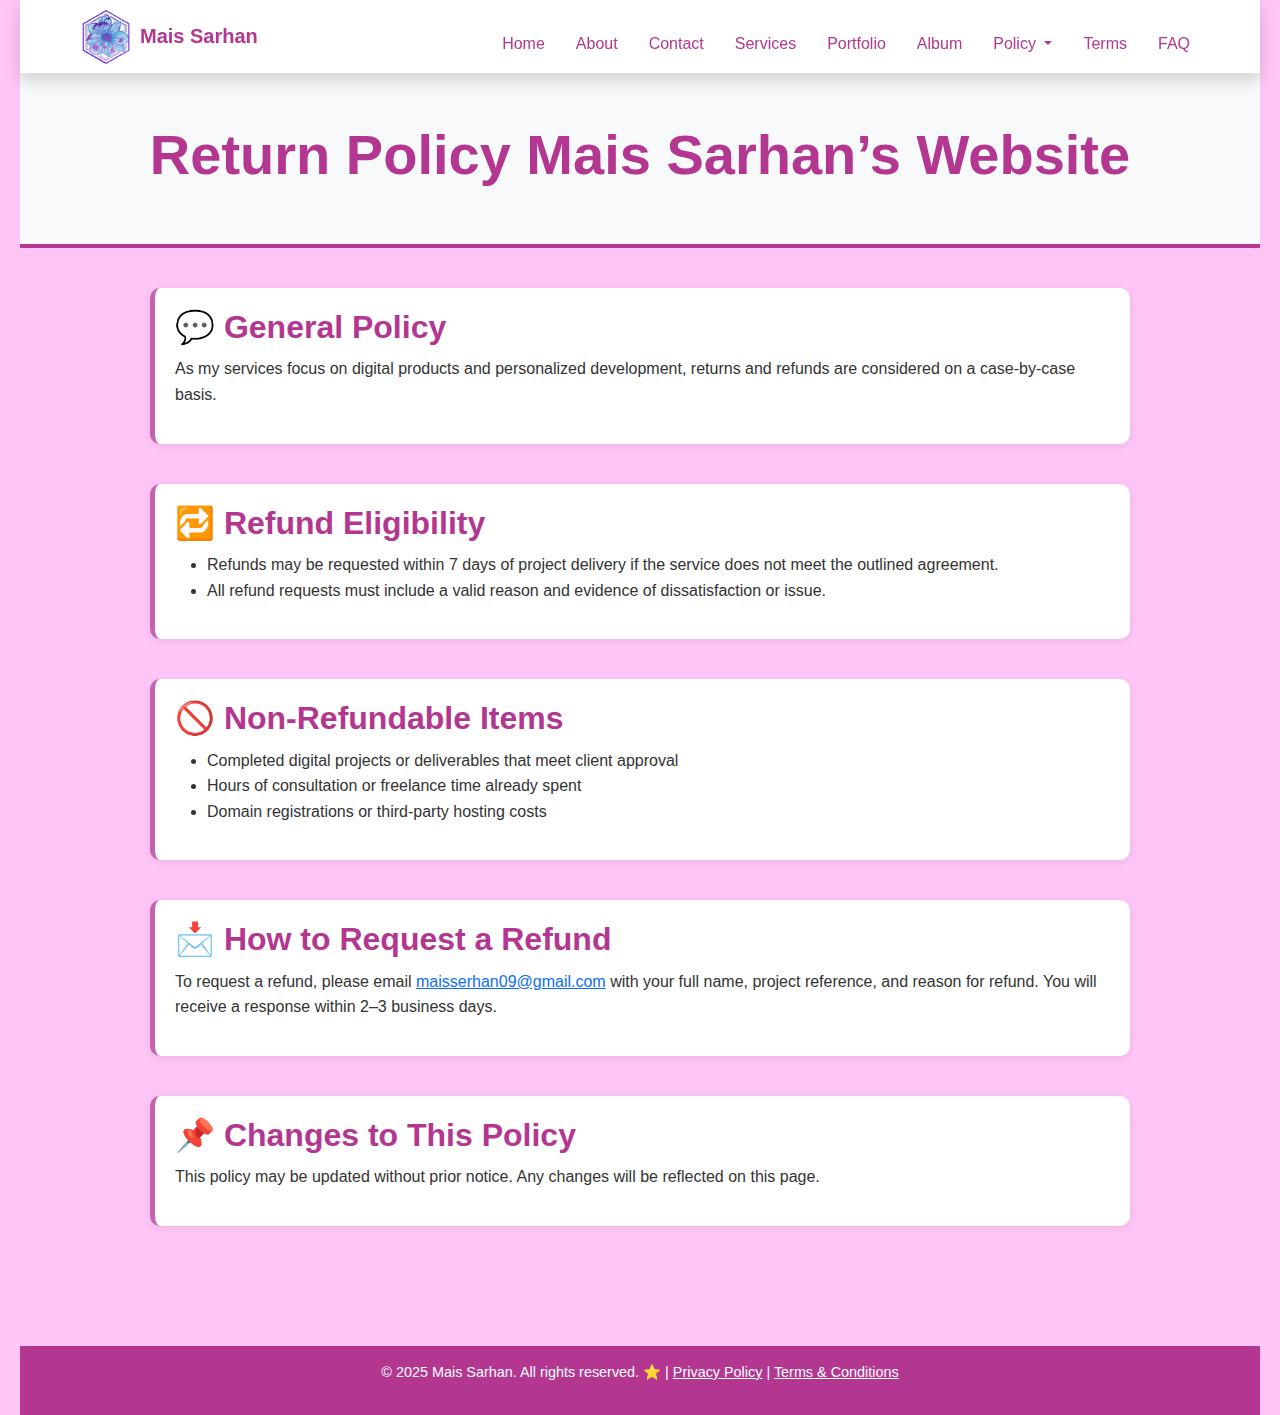
<file: HTML_Page/return.html>
<!DOCTYPE html>
<html lang="en">
<head>
    <meta charset="UTF-8" />
    <meta http-equiv="X-UA-Compatible" content="IE=edge" />
    <meta name="viewport" content="width=device-width, initial-scale=1.0" />
    
    <title>Mais Sarhan - Return Policy</title>
    
    <!-- SEO Meta -->
    <meta name="description" content="Understand Mais Sarhan’s return and refund policy for services and digital products." />
    <meta name="keywords" content="Return Policy, Refunds, Services, Digital Products" />
    <meta name="author" content="Mais Sarhan" />

    <!-- Open Graph -->
    <meta property="og:title" content="Mais Sarhan - Return Policy" />
    <meta property="og:description" content="Return and refund policy for services and digital products." />
    <meta property="og:type" content="website" />

    <!-- Twitter -->
    <meta name="twitter:card" content="summary_large_image" />
    <meta name="twitter:title" content="Mais Sarhan - Return Policy" />
    <meta name="twitter:description" content="Return and refund policy for services and digital products." />
    <!-- Bootstrap 5 CDN -->
    <link href="https://cdn.jsdelivr.net/npm/bootstrap@5.3.3/dist/css/bootstrap.min.css" rel="stylesheet" integrity="sha384-QWTKZyjpPEjISv5WaRU9OFeRpok6YctnYmDr5pNlyT2bRjXh0JMhjY6hW+ALEwIH" crossorigin="anonymous">
    <link rel="stylesheet" href="https://cdn.jsdelivr.net/npm/bootstrap-icons@1.11.3/font/bootstrap-icons.min.css">

    <!-- Bootstrap Icons -->
    <link href="https://cdn.jsdelivr.net/npm/bootstrap-icons@1.10.5/font/bootstrap-icons.css" rel="stylesheet" />

    <!-- Bootstrap JavaScripts -->
    <script src="https://cdn.jsdelivr.net/npm/bootstrap@5.3.3/dist/js/bootstrap.bundle.min.js" integrity="sha384-YvpcrYf0tY3lHB60NNkmXc5s9fDVZLESaAA55NDzOxhy9GkcIdslK1eJ5rs+Kq/DF/oB4" crossorigin="anonymous"></script>

    <!-- Favicon -->
    <link rel="icon" href="../Assets/images/shorts.png" type="image/x-icon" />
    
    <link rel="stylesheet" href="../Assets/css/style.css" />
</head>
<body>

<!-- Navbar -->
  <nav class="navbar navbar-expand-lg navbar-light bg-white shadow sticky-top">
    <div class="container">
      <img src="../Assets/images/shorts.png" width="50px">
      <a class="navbar-brand fw-bold" href="index.html">Mais Sarhan</a>
      <button class="navbar-toggler" type="button" data-bs-toggle="collapse" data-bs-target="#navbarNav">
        <span class="navbar-toggler-icon"></span>
      </button>
      <div class="collapse navbar-collapse text-center" id="navbarNav">
        <ul class="navbar-nav ms-auto">
          <li class="nav-item"><a class="nav-link" href="../index.html">Home</a></li>
          <li class="nav-item"><a class="nav-link" href="about.html">About</a></li>
          <li class="nav-item"><a class="nav-link" href="contact.html">Contact</a></li>
          <li class="nav-item"><a class="nav-link" href="services.html">Services</a></li>
          <li class="nav-item"><a class="nav-link" href="portfolio.html">Portfolio</a></li>
          <li class="nav-item"><a class="nav-link" href="album.html">Album</a></li>
           <li class="nav-item dropdown">
          <a class="nav-link dropdown-toggle" href="#" role="button" data-bs-toggle="dropdown" aria-expanded="false">
            Policy
          </a>
          <ul class="dropdown-menu">
            <li><a class="dropdown-item" href="privacy.html">Privacy Policy</a></li>
            <li><a class="dropdown-item active" href="return.html">Return Policy</a></li>
          </ul>
          </li>
          <li class="nav-item"><a class="nav-link" href="terms.html" class="active">Terms</a></li>
          <li class="nav-item"><a class="nav-link" href="faq.html">FAQ</a></li>
        </ul>
      </div>
    </div>
  </nav>
<!-- Hero Section -->
  <header class="bg-light py-5 text-center">
    <div class="container">
      <h1 class="display-4 fw-bold">Return Policy Mais Sarhan’s Website</h1>
    </div>
  </header>
    <main>
        <section>
            <h2>💬 General Policy</h2>
            <p>As my services focus on digital products and personalized development, returns and refunds are considered on a case-by-case basis.</p>
        </section>

        <section>
            <h2>🔁 Refund Eligibility</h2>
            <ul>
                <li>Refunds may be requested within 7 days of project delivery if the service does not meet the outlined agreement.</li>
                <li>All refund requests must include a valid reason and evidence of dissatisfaction or issue.</li>
            </ul>
        </section>

        <section>
            <h2>🚫 Non-Refundable Items</h2>
            <ul>
                <li>Completed digital projects or deliverables that meet client approval</li>
                <li>Hours of consultation or freelance time already spent</li>
                <li>Domain registrations or third-party hosting costs</li>
            </ul>
        </section>

        <section>
            <h2>📩 How to Request a Refund</h2>
            <p>To request a refund, please email <a href="mailto:maisserhan09@gmail.com">maisserhan09@gmail.com</a> with your full name, project reference, and reason for refund. You will receive a response within 2–3 business days.</p>
        </section>

        <section>
            <h2>📌 Changes to This Policy</h2>
            <p>This policy may be updated without prior notice. Any changes will be reflected on this page.</p>
        </section>
    </main>

    <footer>
        <p>&copy; 2025 Mais Sarhan. All rights reserved. ⭐️ | 
           <a href="privacy.html">Privacy Policy</a> | 
           <a href="terms.html">Terms & Conditions</a>
        </p>
    </footer>

    <script>
        function toggleMenu() {
            document.getElementById("main-nav").classList.toggle("active");
        }
    </script>
<!-- Bootstrap JS -->
    <script src="https://cdn.jsdelivr.net/npm/bootstrap@5.3.3/dist/js/bootstrap.bundle.min.js"></script>
</body>
</html>
</file>
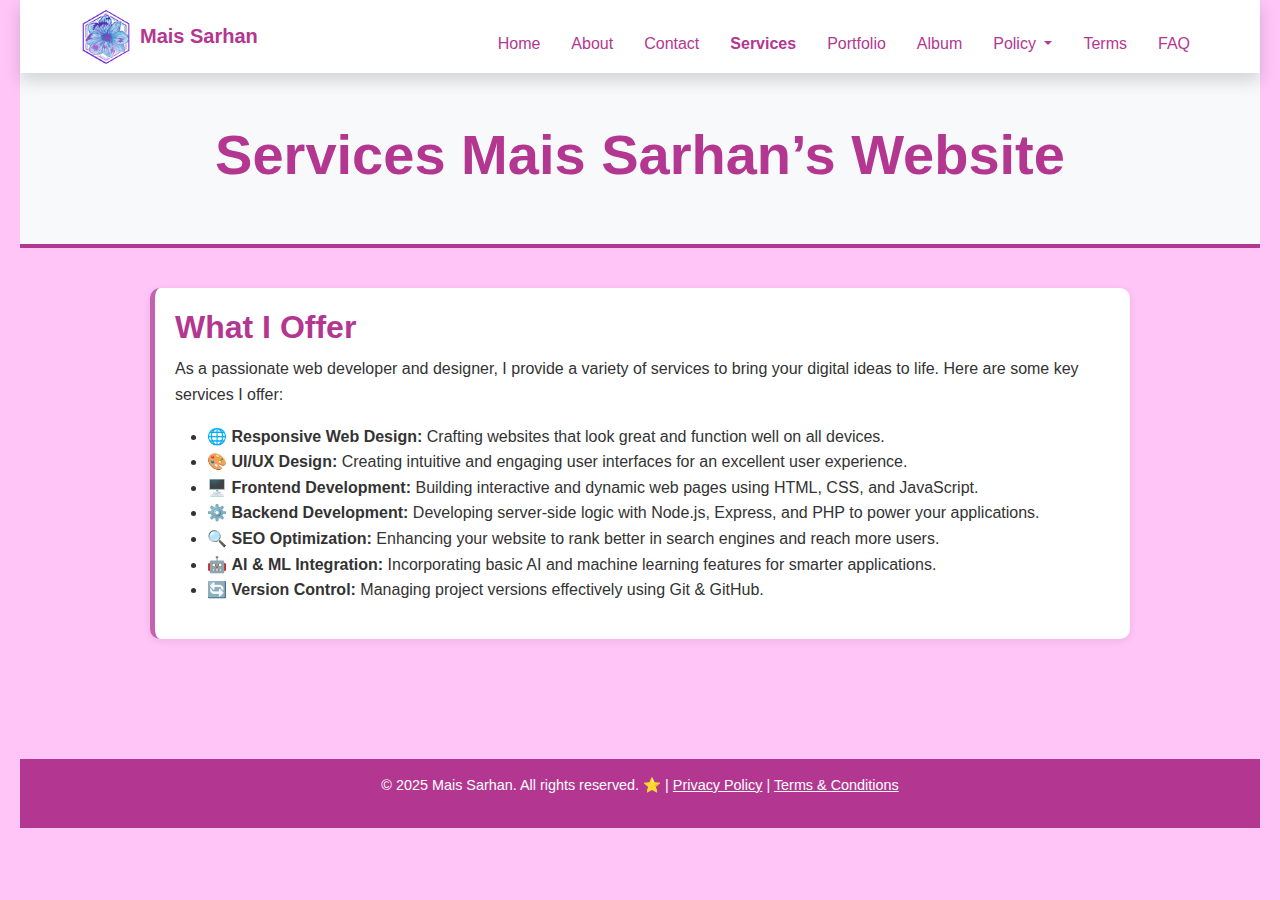
<file: HTML_Page/services.html>
<!DOCTYPE html>
<html lang="en">
<head>
    <meta charset="UTF-8" />
    <meta http-equiv="X-UA-Compatible" content="IE=edge" />
    <meta name="viewport" content="width=device-width, initial-scale=1.0" />
    
    <title>Mais Sarhan - Services</title>
    
    <!-- SEO Meta -->
    <meta name="description" content="Explore the professional services offered by Mais Sarhan, web developer and designer." />
    <meta name="keywords" content="Mais Sarhan, services, web development, design, portfolio" />
    <meta name="author" content="Mais Sarhan" />
    
    <!-- Open Graph / Facebook -->
    <meta property="og:title" content="Mais Sarhan - Services" />
    <meta property="og:description" content="Explore the professional services offered by Mais Sarhan." />
    <meta property="og:type" content="website" />
    
    <!-- Twitter Card -->
    <meta name="twitter:card" content="summary_large_image" />
    <meta name="twitter:title" content="Mais Sarhan - Services" />
    <meta name="twitter:description" content="Explore the professional services offered by Mais Sarhan." />
    <!-- Bootstrap 5 CDN -->
    <link href="https://cdn.jsdelivr.net/npm/bootstrap@5.3.3/dist/css/bootstrap.min.css" rel="stylesheet" integrity="sha384-QWTKZyjpPEjISv5WaRU9OFeRpok6YctnYmDr5pNlyT2bRjXh0JMhjY6hW+ALEwIH" crossorigin="anonymous">
    <link rel="stylesheet" href="https://cdn.jsdelivr.net/npm/bootstrap-icons@1.11.3/font/bootstrap-icons.min.css">

    <!-- Bootstrap Icons -->
    <link href="https://cdn.jsdelivr.net/npm/bootstrap-icons@1.10.5/font/bootstrap-icons.css" rel="stylesheet" />

    <!-- Bootstrap JavaScripts -->
    <script src="https://cdn.jsdelivr.net/npm/bootstrap@5.3.3/dist/js/bootstrap.bundle.min.js" integrity="sha384-YvpcrYf0tY3lHB60NNkmXc5s9fDVZLESaAA55NDzOxhy9GkcIdslK1eJ5rs+Kq/DF/oB4" crossorigin="anonymous"></script>

    <!-- Favicon -->
    <link rel="icon" href="../Assets/images/shorts.png" type="image/x-icon" />
    
    <link rel="stylesheet" href="../Assets/css/style.css" />
</head>
<body>

<!-- Navbar -->
  <nav class="navbar navbar-expand-lg navbar-light bg-white shadow sticky-top">
    <div class="container">
      <img src="../Assets/images/shorts.png" width="50px">
      <a class="navbar-brand fw-bold" href="index.html">Mais Sarhan</a>
      <button class="navbar-toggler" type="button" data-bs-toggle="collapse" data-bs-target="#navbarNav">
        <span class="navbar-toggler-icon"></span>
      </button>
      <div class="collapse navbar-collapse text-center" id="navbarNav">
        <ul class="navbar-nav ms-auto">
          <li class="nav-item"><a class="nav-link" href="../index.html">Home</a></li>
          <li class="nav-item"><a class="nav-link" href="about.html">About</a></li>
          <li class="nav-item"><a class="nav-link" href="contact.html">Contact</a></li>
          <li class="nav-item"><a class="nav-link active" href="services.html">Services</a></li>
          <li class="nav-item"><a class="nav-link" href="portfolio.html">Portfolio</a></li>
          <li class="nav-item"><a class="nav-link" href="album.html">Album</a></li>
           <li class="nav-item dropdown">
          <a class="nav-link dropdown-toggle" href="#" role="button" data-bs-toggle="dropdown" aria-expanded="false">
            Policy
          </a>
          <ul class="dropdown-menu">
            <li><a class="dropdown-item" href="privacy.html">Privacy Policy</a></li>
            <li><a class="dropdown-item" href="return.html">Return Policy</a></li>
          </ul>
          </li>
          <li class="nav-item"><a class="nav-link" href="terms.html" class="active">Terms</a></li>
          <li class="nav-item"><a class="nav-link" href="faq.html">FAQ</a></li>
        </ul>
      </div>
    </div>
  </nav>
<!-- Hero Section -->
  <header class="bg-light py-5 text-center">
    <div class="container">
      <h1 class="display-4 fw-bold">Services Mais Sarhan’s Website</h1>
    </div>
  </header>
    <main>
        <section>
            <h2>What I Offer</h2>
            <p>As a passionate web developer and designer, I provide a variety of services to bring your digital ideas to life. Here are some key services I offer:</p>
            <ul>
                <li>🌐 <strong>Responsive Web Design:</strong> Crafting websites that look great and function well on all devices.</li>
                <li>🎨 <strong>UI/UX Design:</strong> Creating intuitive and engaging user interfaces for an excellent user experience.</li>
                <li>🖥️ <strong>Frontend Development:</strong> Building interactive and dynamic web pages using HTML, CSS, and JavaScript.</li>
                <li>⚙️ <strong>Backend Development:</strong> Developing server-side logic with Node.js, Express, and PHP to power your applications.</li>
                <li>🔍 <strong>SEO Optimization:</strong> Enhancing your website to rank better in search engines and reach more users.</li>
                <li>🤖 <strong>AI & ML Integration:</strong> Incorporating basic AI and machine learning features for smarter applications.</li>
                <li>🔄 <strong>Version Control:</strong> Managing project versions effectively using Git & GitHub.</li>
            </ul>
        </section>
    </main>

    <footer>
        <p>&copy; 2025 Mais Sarhan. All rights reserved. ⭐️ | 
           <a href="privacy.html">Privacy Policy</a> | 
           <a href="terms.html">Terms & Conditions</a>
        </p>
    </footer>

    <script>
    function toggleMenu() {
        document.getElementById("main-nav").classList.toggle("active");
    }
    </script>
<!-- Bootstrap JS -->
    <script src="https://cdn.jsdelivr.net/npm/bootstrap@5.3.3/dist/js/bootstrap.bundle.min.js"></script>
</body>
</html>
</file>
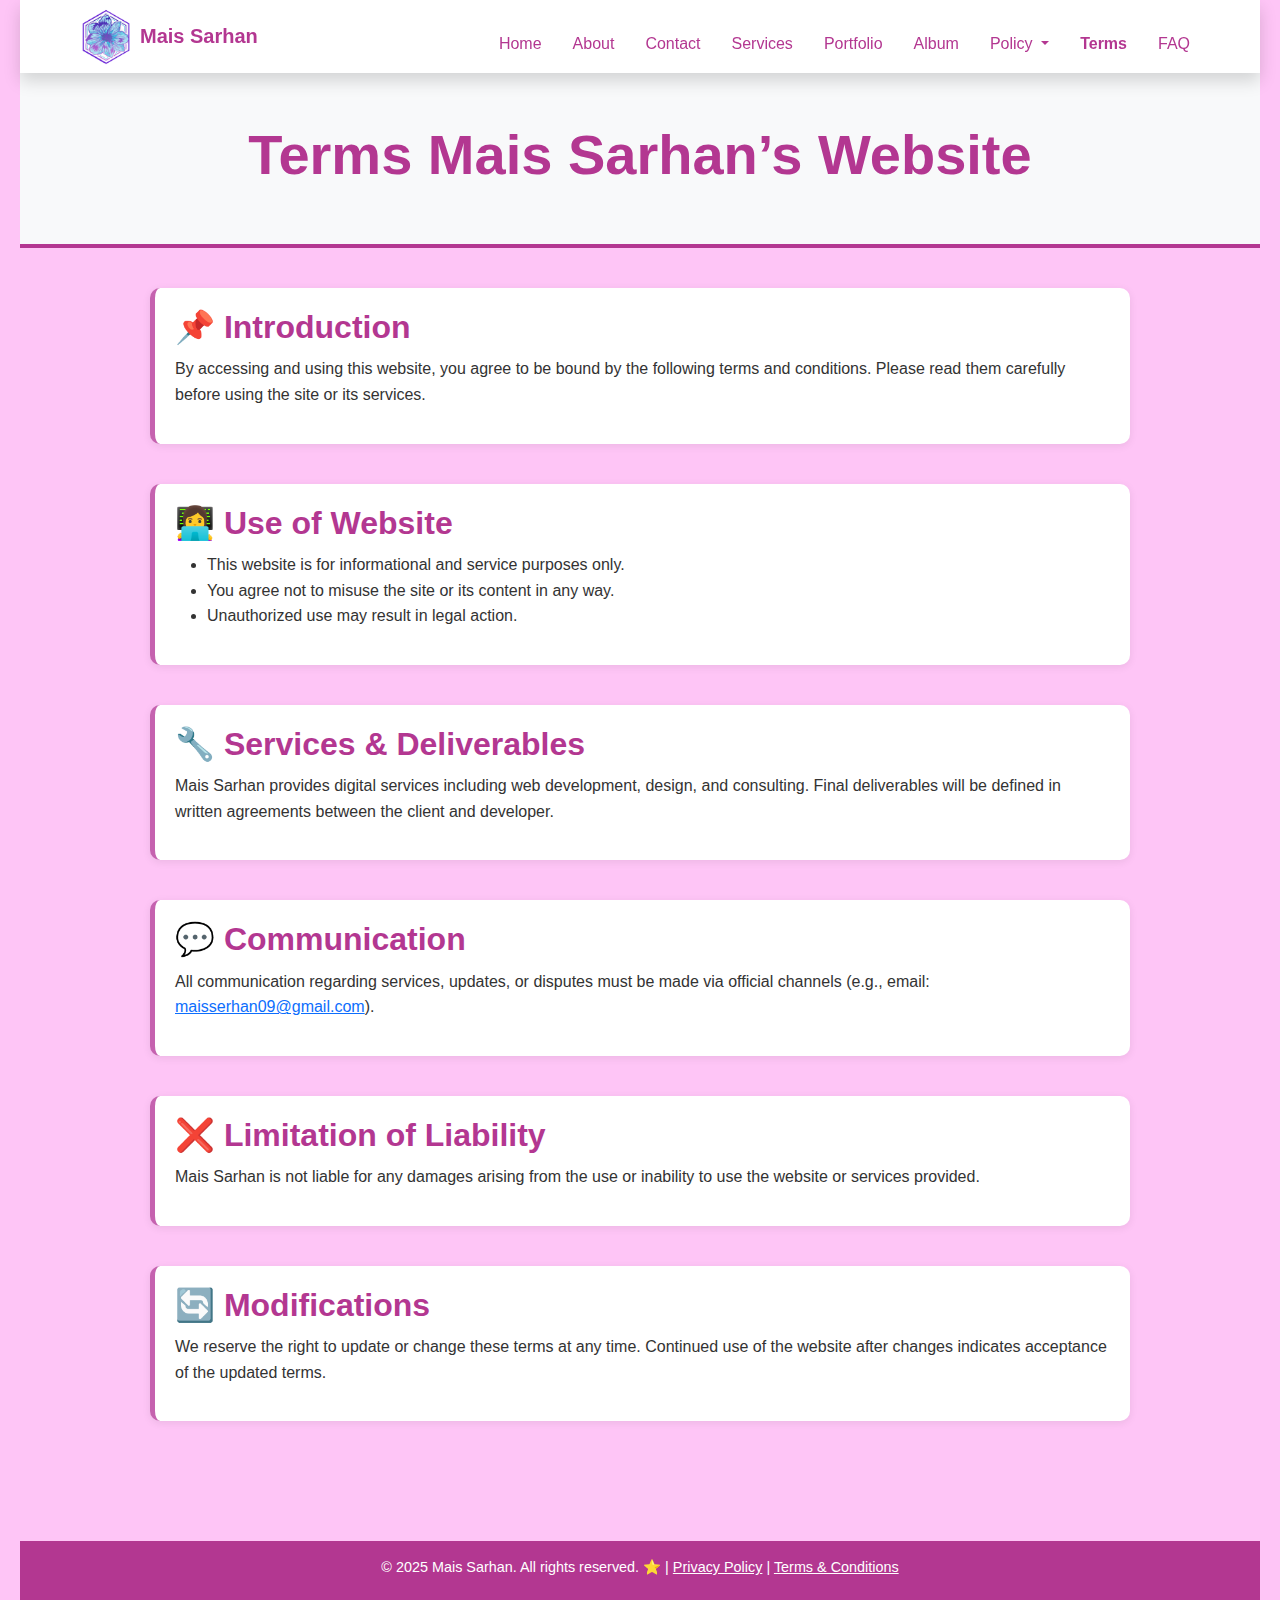
<file: HTML_Page/terms.html>
<!DOCTYPE html>
<html lang="en">
<head>
    <meta charset="UTF-8" />
    <meta http-equiv="X-UA-Compatible" content="IE=edge" />
    <meta name="viewport" content="width=device-width, initial-scale=1.0" />
    
    <title>Mais Sarhan - Terms & Conditions</title>
    
    <!-- SEO Meta -->
    <meta name="description" content="Read the terms and conditions that govern the use of Mais Sarhan's website and services." />
    <meta name="keywords" content="Terms and Conditions, website policy, usage terms, Mais Sarhan" />
    <meta name="author" content="Mais Sarhan" />

    <!-- Open Graph -->
    <meta property="og:title" content="Mais Sarhan - Terms & Conditions" />
    <meta property="og:description" content="Read the terms and conditions that govern the use of Mais Sarhan's website and services." />
    <meta property="og:type" content="website" />

    <!-- Twitter -->
    <meta name="twitter:card" content="summary_large_image" />
    <meta name="twitter:title" content="Mais Sarhan - Terms & Conditions" />
    <meta name="twitter:description" content="Read the terms and conditions that govern the use of Mais Sarhan's website and services." />
    <!-- Bootstrap 5 CDN -->
    <link href="https://cdn.jsdelivr.net/npm/bootstrap@5.3.3/dist/css/bootstrap.min.css" rel="stylesheet" integrity="sha384-QWTKZyjpPEjISv5WaRU9OFeRpok6YctnYmDr5pNlyT2bRjXh0JMhjY6hW+ALEwIH" crossorigin="anonymous">
    <link rel="stylesheet" href="https://cdn.jsdelivr.net/npm/bootstrap-icons@1.11.3/font/bootstrap-icons.min.css">

    <!-- Bootstrap Icons -->
    <link href="https://cdn.jsdelivr.net/npm/bootstrap-icons@1.10.5/font/bootstrap-icons.css" rel="stylesheet" />

    <!-- Bootstrap JavaScripts -->
    <script src="https://cdn.jsdelivr.net/npm/bootstrap@5.3.3/dist/js/bootstrap.bundle.min.js" integrity="sha384-YvpcrYf0tY3lHB60NNkmXc5s9fDVZLESaAA55NDzOxhy9GkcIdslK1eJ5rs+Kq/DF/oB4" crossorigin="anonymous"></script>

    <!-- Favicon -->
    <link rel="icon" href="../Assets/images/shorts.png" type="image/x-icon" />
    
    <link rel="stylesheet" href="../Assets/css/style.css" />
</head>
<body>
<!-- Navbar -->
  <nav class="navbar navbar-expand-lg navbar-light bg-white shadow sticky-top">
    <div class="container">
      <img src="../Assets/images/shorts.png" width="50px">
      <a class="navbar-brand fw-bold" href="index.html">Mais Sarhan</a>
      <button class="navbar-toggler" type="button" data-bs-toggle="collapse" data-bs-target="#navbarNav">
        <span class="navbar-toggler-icon"></span>
      </button>
      <div class="collapse navbar-collapse text-center" id="navbarNav">
        <ul class="navbar-nav ms-auto">
          <li class="nav-item"><a class="nav-link" href="../index.html">Home</a></li>
          <li class="nav-item"><a class="nav-link" href="about.html">About</a></li>
          <li class="nav-item"><a class="nav-link" href="contact.html">Contact</a></li>
          <li class="nav-item"><a class="nav-link" href="services.html">Services</a></li>
          <li class="nav-item"><a class="nav-link" href="portfolio.html">Portfolio</a></li>
          <li class="nav-item"><a class="nav-link" href="album.html">Album</a></li>
           <li class="nav-item dropdown">
          <a class="nav-link dropdown-toggle" href="#" role="button" data-bs-toggle="dropdown" aria-expanded="false">
            Policy
          </a>
          <ul class="dropdown-menu">
            <li><a class="dropdown-item" href="privacy.html">Privacy Policy</a></li>
            <li><a class="dropdown-item" href="return.html">Return Policy</a></li>
          </ul>
          </li>
          <li class="nav-item"><a class="nav-link active" href="terms.html" class="active">Terms</a></li>
          <li class="nav-item"><a class="nav-link" href="faq.html">FAQ</a></li>
        </ul>
      </div>
    </div>
  </nav>
<!-- Hero Section -->
  <header class="bg-light py-5 text-center">
    <div class="container">
      <h1 class="display-4 fw-bold">Terms Mais Sarhan’s Website</h1>
    </div>
  </header>
    <main>
        <section>
            <h2>📌 Introduction</h2>
            <p>By accessing and using this website, you agree to be bound by the following terms and conditions. Please read them carefully before using the site or its services.</p>
        </section>

        <section>
            <h2>👩‍💻 Use of Website</h2>
            <ul>
                <li>This website is for informational and service purposes only.</li>
                <li>You agree not to misuse the site or its content in any way.</li>
                <li>Unauthorized use may result in legal action.</li>
            </ul>
        </section>

        <section>
            <h2>🔧 Services & Deliverables</h2>
            <p>Mais Sarhan provides digital services including web development, design, and consulting. Final deliverables will be defined in written agreements between the client and developer.</p>
        </section>

        <section>
            <h2>💬 Communication</h2>
            <p>All communication regarding services, updates, or disputes must be made via official channels (e.g., email: <a href="mailto:maisserhan09@gmail.com">maisserhan09@gmail.com</a>).</p>
        </section>

        <section>
            <h2>❌ Limitation of Liability</h2>
            <p>Mais Sarhan is not liable for any damages arising from the use or inability to use the website or services provided.</p>
        </section>

        <section>
            <h2>🔄 Modifications</h2>
            <p>We reserve the right to update or change these terms at any time. Continued use of the website after changes indicates acceptance of the updated terms.</p>
        </section>
    </main>

    <footer>
        <p>&copy; 2025 Mais Sarhan. All rights reserved. ⭐️ | 
           <a href="privacy.html">Privacy Policy</a> | 
           <a href="terms.html">Terms & Conditions</a>
        </p>
    </footer>

    <script>
        function toggleMenu() {
            document.getElementById("main-nav").classList.toggle("active");
        }
    </script>
<!-- Bootstrap JS -->
    <script src="https://cdn.jsdelivr.net/npm/bootstrap@5.3.3/dist/js/bootstrap.bundle.min.js"></script>
</body>
</html>
</file>
<file: Assets/css/style.css>
/* Define custom color palette */
:root {
    --primary-color: #B33791;      /* Dark pink */
    --secondary-color: #C562AF;    /* Mid pink */
    --accent-color: #DB8DD0;       /* Light pink */
    --background-color: #FEC5F6;   /* Very light pink */
    --text-color: #333;            /* Dark text */
    --header-bg: #fff;             /* White header */
    --footer-bg: #B33791;          /* Match primary color */
    --link-color: var(--primary-color);
    --link-hover: var(--secondary-color);
}

/* Reset and base styles */
* {
    margin: 0;
    padding: 0;
    box-sizing: border-box;
}

body {
    font-family: 'Segoe UI', Tahoma, Geneva, Verdana, sans-serif;
    background-color: var(--background-color);
    color: var(--text-color);
    line-height: 1.6;
    padding: 0 20px;
}

/* Header */
header {
    background-color: var(--header-bg);
    padding: 20px 0;
    border-bottom: 4px solid var(--primary-color);
    text-align: center;
}

header h1 {
    color: var(--primary-color);
    font-weight: 700;
}

/* Navigation */
nav ul {
    list-style: none;
    display: flex;
    flex-wrap: wrap;
    justify-content: center;
    gap: 15px;
    margin-top: 15px;
}

nav a {
    text-decoration: none;
    color: var(--link-color) !important;
    font-weight: 600;
    transition: color 0.3s ease;
    padding: 6px 8px;
    border-radius: 4px;
}

nav .active{
    font-weight: bold;
}

nav ul li a:hover,
nav ul li a:focus {
    color: var(--link-hover);
    outline: none;
    background-color: var(--accent-color);
}

/* Main sections */
main {
    padding: 40px 10px;
    max-width: 1000px;
    margin: 0 auto;
}

main section {
    margin-bottom: 40px;
    background-color: white;
    padding: 20px;
    border-left: 5px solid var(--secondary-color);
    box-shadow: 0 2px 8px rgba(0, 0, 0, 0.08);
    border-radius: 10px;
}

main h2 {
    color: var(--primary-color);
    margin-bottom: 10px;
    font-weight: 700;
}

/* Footer */
footer {
    background-color: var(--footer-bg);
    color: white;
    text-align: center;
    padding: 15px 10px;
    margin-top: 40px;
    font-size: 0.9rem;
}

footer a {
    color: #fff;
    text-decoration: underline;
    transition: color 0.3s ease;
}

footer a:hover,
footer a:focus {
    color: var(--accent-color);
    outline: none;
}
/* Hide toggle button on desktop */
.menu-toggle {
    display: none;
    font-size: 28px;
    background: none;
    border: none;
    color: var(--primary-color);
    cursor: pointer;
    margin-top: 10px;
}

/* Show toggle button on small screens */
@media (max-width: 768px) {
    .menu-toggle {
        display: block;
        margin: auto;
    }

    nav ul {
        display: none;
        flex-direction: column;
        align-items: center;
        background-color: white;
        padding: 10px 0;
        border: 2px solid var(--primary-color);
        margin-top: 10px;
        width: 100%;
    }

    nav.active ul,
    nav#main-nav.active ul {
        display: flex;
    }

    nav ul li {
        margin: 10px 0;
    }
}
</file>
<file: Assets/css/faq.css>
@import url(./style.css);
.faq-container {
    max-width: 800px;
    margin: 0 auto;
}

.faq-card {
    background: white;
    margin-bottom: 15px;
    padding: 15px 20px;
    border-left: 5px solid var(--secondary-color);
    border-radius: 10px;
    box-shadow: 0 1px 5px rgba(0,0,0,0.1);
    transition: all 0.3s ease;
}

.faq-question {
    cursor: pointer;
    font-weight: bold;
    display: flex;
    justify-content: space-between;
    align-items: center;
}

.faq-answer {
    max-height: 0;
    overflow: hidden;
    transition: max-height 0.4s ease, opacity 0.4s ease;
    opacity: 0;
}

.faq-card.active .faq-answer {
    max-height: 300px;
    opacity: 1;
    margin-top: 10px;
}

.faq-toggle-icon {
    font-size: 20px;
    color: var(--primary-color);
}
</file>
